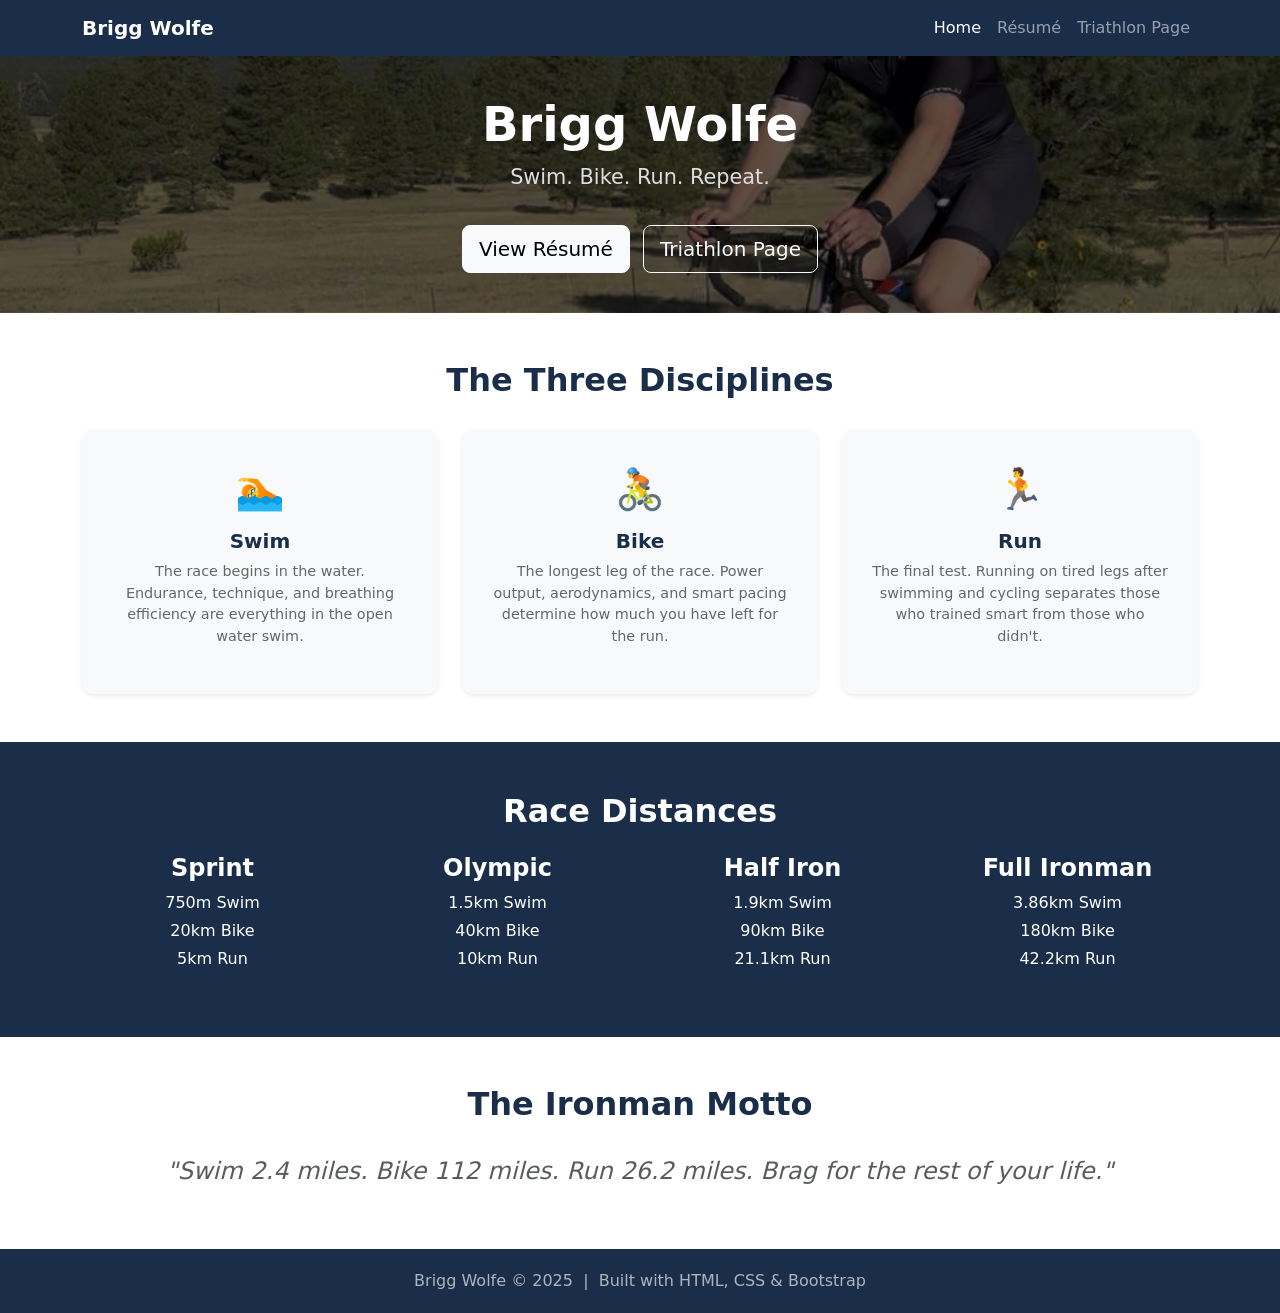
<file: index.html>
<!DOCTYPE html>
<html lang="en">
<head>
  <meta charset="UTF-8">
  <meta name="viewport" content="width=device-width, initial-scale=1">
  <title>Brigg Wolfe</title>
  <link href="https://cdn.jsdelivr.net/npm/bootstrap@5.3.0/dist/css/bootstrap.min.css" rel="stylesheet">
  <style>
   .hero {
  background: linear-gradient(rgba(0,0,0,0.6), rgba(0,0,0,0.6)),
    url('bike.jpg');
  background-size: 100% auto;
  background-position: center;
  background-repeat: no-repeat;
  color: white;
  padding: 40px 0;
  text-align: center;
  width: 100%;
}
    .hero h1 {
      font-size: 3rem;
      font-weight: 700;
    }
    .hero p {
      font-size: 1.3rem;
      color: #ddd;
    }
    .stat-card {
      border: none;
      border-radius: 12px;
      padding: 30px;
      text-align: center;
      background-color: #f8f9fa;
    }
    .stat-card .icon {
      font-size: 2.5rem;
      margin-bottom: 10px;
    }
    .stat-card h5 {
      font-weight: 700;
      color: #1a2e4a;
    }
    .stat-card p {
      color: #666;
      font-size: 0.9rem;
    }
    .section-title {
      color: #1a2e4a;
      font-weight: 700;
      margin-bottom: 30px;
    }
    footer {
      background-color: #1a2e4a;
      color: #adb5bd;
      text-align: center;
      padding: 20px;
      margin-top: 60px;
    }
  </style>
</head>
<body>

  <!-- Navbar -->
  <nav class="navbar navbar-expand-lg navbar-dark" style="background-color: #1a2e4a;">
    <div class="container">
      <a class="navbar-brand fw-bold" href="index.html">Brigg Wolfe</a>
      <button class="navbar-toggler" type="button" data-bs-toggle="collapse" data-bs-target="#navbarNav">
        <span class="navbar-toggler-icon"></span>
      </button>
      <div class="collapse navbar-collapse" id="navbarNav">
        <ul class="navbar-nav ms-auto">
          <li class="nav-item"><a class="nav-link active" href="index.html">Home</a></li>
          <li class="nav-item"><a class="nav-link" href="resume.html">Résumé</a></li>
          <li class="nav-item"><a class="nav-link" href="scratch.html">Triathlon Page</a></li>
        </ul>
      </div>
    </div>
  </nav>

  <!-- Hero Section -->
  <div class="hero">
    <div class="container">
      <h1>Brigg Wolfe</h1>
      <p>Swim. Bike. Run. Repeat.</p>
      <a href="resume.html" class="btn btn-light btn-lg mt-3 me-2">View Résumé</a>
      <a href="scratch.html" class="btn btn-outline-light btn-lg mt-3">Triathlon Page</a>
    </div>
  </div>

  <!-- Three Disciplines -->
  <div class="container my-5">
    <h2 class="text-center section-title">The Three Disciplines</h2>
    <div class="row g-4">
      <div class="col-md-4">
        <div class="stat-card shadow-sm">
          <div class="icon">🏊</div>
          <h5>Swim</h5>
          <p>The race begins in the water. Endurance, technique, and breathing efficiency are everything in the open water swim.</p>
        </div>
      </div>
      <div class="col-md-4">
        <div class="stat-card shadow-sm">
          <div class="icon">🚴</div>
          <h5>Bike</h5>
          <p>The longest leg of the race. Power output, aerodynamics, and smart pacing determine how much you have left for the run.</p>
        </div>
      </div>
      <div class="col-md-4">
        <div class="stat-card shadow-sm">
          <div class="icon">🏃</div>
          <h5>Run</h5>
          <p>The final test. Running on tired legs after swimming and cycling separates those who trained smart from those who didn't.</p>
        </div>
      </div>
    </div>
  </div>

  <!-- Race Distances -->
  <div style="background-color: #1a2e4a; color: white; padding: 50px 0;">
    <div class="container">
      <h2 class="text-center mb-4" style="font-weight:700;">Race Distances</h2>
      <div class="row text-center g-4">
        <div class="col-6 col-md-3">
          <h4 class="fw-bold">Sprint</h4>
          <p class="mb-1">750m Swim</p>
          <p class="mb-1">20km Bike</p>
          <p>5km Run</p>
        </div>
        <div class="col-6 col-md-3">
          <h4 class="fw-bold">Olympic</h4>
          <p class="mb-1">1.5km Swim</p>
          <p class="mb-1">40km Bike</p>
          <p>10km Run</p>
        </div>
        <div class="col-6 col-md-3">
          <h4 class="fw-bold">Half Iron</h4>
          <p class="mb-1">1.9km Swim</p>
          <p class="mb-1">90km Bike</p>
          <p>21.1km Run</p>
        </div>
        <div class="col-6 col-md-3">
          <h4 class="fw-bold">Full Ironman</h4>
          <p class="mb-1">3.86km Swim</p>
          <p class="mb-1">180km Bike</p>
          <p>42.2km Run</p>
        </div>
      </div>
    </div>
  </div>

  <!-- Quote -->
  <div class="container my-5 text-center">
    <h2 class="section-title">The Ironman Motto</h2>
    <blockquote class="blockquote">
      <p class="fs-4 fst-italic text-muted">"Swim 2.4 miles. Bike 112 miles. Run 26.2 miles. Brag for the rest of your life."</p>
    </blockquote>
  </div>

  <!-- Footer -->
  <footer>
    <p class="mb-0">Brigg Wolfe &copy; 2025 &nbsp;|&nbsp; Built with HTML, CSS & Bootstrap</p>
  </footer>

  <script src="https://cdn.jsdelivr.net/npm/bootstrap@5.3.0/dist/js/bootstrap.bundle.min.js"></script>
</body>
</html>
</file>
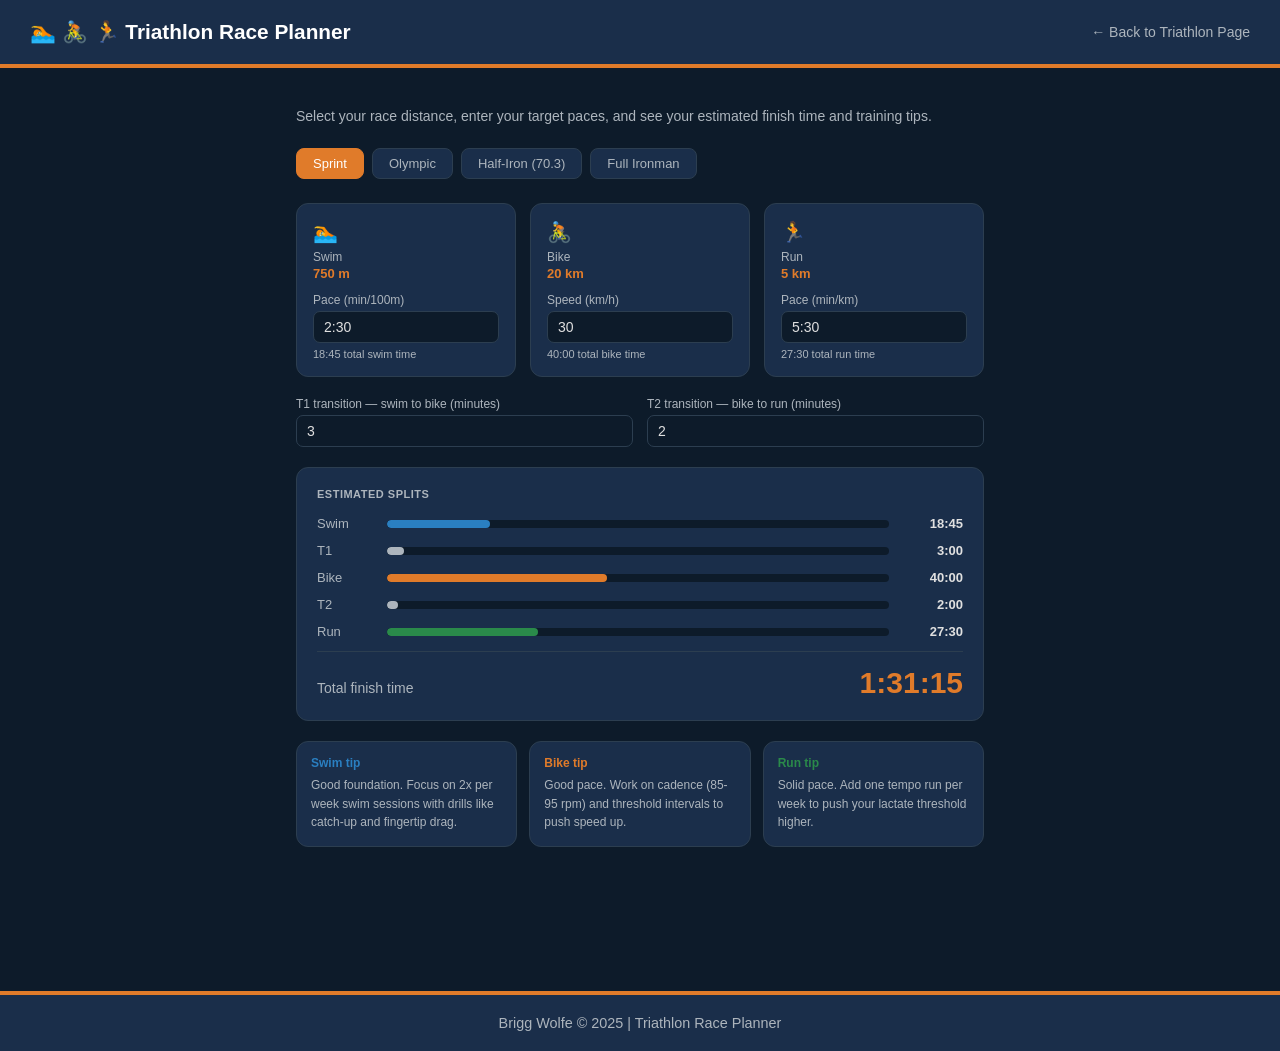
<file: app.html>
<!DOCTYPE html>
<html lang="en">
<head>
  <meta charset="UTF-8">
  <meta name="viewport" content="width=device-width, initial-scale=1">
  <title>Triathlon Race Planner | Brigg Wolfe</title>
  <style>
    * { box-sizing: border-box; margin: 0; padding: 0; }
    body { font-family: 'Segoe UI', Arial, sans-serif; background: #0d1b2a; color: #e0e0e0; }

    header {
      background: #1a2e4a;
      color: white;
      padding: 20px 30px;
      display: flex;
      align-items: center;
      justify-content: space-between;
      border-bottom: 4px solid #e07b2a;
    }
    header h1 { font-size: 1.3rem; font-weight: 600; }
    header a { color: #adb5bd; font-size: 14px; text-decoration: none; }
    header a:hover { color: white; }

    .wrap { max-width: 720px; margin: 40px auto; padding: 0 16px 60px; }
    .subtitle { font-size: 14px; color: #adb5bd; margin-bottom: 24px; }

    .distance-tabs { display: flex; gap: 8px; margin-bottom: 24px; flex-wrap: wrap; }
    .dtab {
      padding: 7px 16px;
      border: 1px solid #2c3e50;
      border-radius: 8px;
      font-size: 13px;
      cursor: pointer;
      background: #1a2e4a;
      color: #adb5bd;
      transition: all 0.15s;
    }
    .dtab.active { background: #e07b2a; color: white; border-color: #e07b2a; }
    .dtab:hover:not(.active) { background: #2c3e50; color: white; }

    .legs-grid { display: grid; grid-template-columns: repeat(3, 1fr); gap: 14px; margin-bottom: 20px; }
    .leg-card {
      background: #1a2e4a;
      border: 1px solid #2c3e50;
      border-radius: 12px;
      padding: 16px;
    }
    .leg-icon { font-size: 20px; margin-bottom: 6px; }
    .leg-label { font-size: 12px; color: #adb5bd; margin-bottom: 2px; }
    .leg-dist { font-size: 13px; font-weight: 600; color: #e07b2a; margin-bottom: 12px; }
    .leg-card label { font-size: 12px; color: #adb5bd; display: block; margin-bottom: 4px; }
    .leg-card input {
      width: 100%;
      padding: 7px 10px;
      border: 1px solid #2c3e50;
      border-radius: 7px;
      font-size: 14px;
      background: #0d1b2a;
      color: #e0e0e0;
    }
    .leg-card input:focus { outline: none; border-color: #e07b2a; }
    .pace-hint { font-size: 11px; color: #adb5bd; margin-top: 5px; }

    .transition-row { display: flex; gap: 14px; margin-bottom: 20px; }
    .t-input-wrap { flex: 1; }
    .t-input-wrap label { font-size: 12px; color: #adb5bd; display: block; margin-bottom: 4px; }
    .t-input-wrap input {
      width: 100%;
      padding: 7px 10px;
      border: 1px solid #2c3e50;
      border-radius: 7px;
      font-size: 14px;
      background: #0d1b2a;
      color: #e0e0e0;
    }

    .results-box {
      background: #1a2e4a;
      border: 1px solid #2c3e50;
      border-radius: 12px;
      padding: 20px;
      margin-bottom: 20px;
    }
    .results-title {
      font-size: 11px;
      font-weight: 600;
      color: #adb5bd;
      text-transform: uppercase;
      letter-spacing: 0.5px;
      margin-bottom: 16px;
    }
    .split-row { display: flex; align-items: center; gap: 10px; margin-bottom: 12px; }
    .split-label { font-size: 13px; color: #adb5bd; width: 60px; }
    .split-bar-wrap { flex: 1; background: #0d1b2a; border-radius: 4px; height: 8px; overflow: hidden; }
    .split-bar { height: 8px; border-radius: 4px; transition: width 0.4s; }
    .split-time { font-size: 13px; font-weight: 600; color: #e0e0e0; width: 64px; text-align: right; }
    .total-row {
      display: flex;
      justify-content: space-between;
      align-items: baseline;
      border-top: 1px solid #2c3e50;
      padding-top: 14px;
      margin-top: 4px;
    }
    .total-label { font-size: 14px; color: #adb5bd; }
    .total-time { font-size: 30px; font-weight: 700; color: #e07b2a; }

    .tips-grid { display: grid; grid-template-columns: repeat(3, 1fr); gap: 12px; margin-bottom: 24px; }
    .tip-card {
      background: #1a2e4a;
      border: 1px solid #2c3e50;
      border-radius: 12px;
      padding: 14px;
    }
    .tip-head { font-size: 12px; font-weight: 600; margin-bottom: 6px; }
    .tip-body { font-size: 12px; color: #adb5bd; line-height: 1.55; }

    footer {
      background-color: #1a2e4a;
      color: #adb5bd;
      text-align: center;
      padding: 20px;
      margin-top: 60px;
      border-top: 4px solid #e07b2a;
      font-size: 0.9rem;
    }

    @media (max-width: 520px) {
      .legs-grid, .tips-grid { grid-template-columns: 1fr; }
      .transition-row { flex-direction: column; }
    }
  </style>
</head>
<body>

  <header>
    <h1>🏊 🚴 🏃 Triathlon Race Planner</h1>
    <a href="scratch.html">← Back to Triathlon Page</a>
  </header>

  <div class="wrap">
    <p class="subtitle">Select your race distance, enter your target paces, and see your estimated finish time and training tips.</p>

    <div class="distance-tabs">
      <button class="dtab active" onclick="setDist('sprint', this)">Sprint</button>
      <button class="dtab" onclick="setDist('olympic', this)">Olympic</button>
      <button class="dtab" onclick="setDist('half', this)">Half-Iron (70.3)</button>
      <button class="dtab" onclick="setDist('full', this)">Full Ironman</button>
    </div>

    <div class="legs-grid">
      <div class="leg-card">
        <div class="leg-icon">🏊</div>
        <div class="leg-label">Swim</div>
        <div class="leg-dist" id="swim-dist">750 m</div>
        <label>Pace (min/100m)</label>
        <input type="text" id="swim-pace" value="2:30" oninput="calc()" placeholder="2:30">
        <div class="pace-hint" id="swim-hint"></div>
      </div>
      <div class="leg-card">
        <div class="leg-icon">🚴</div>
        <div class="leg-label">Bike</div>
        <div class="leg-dist" id="bike-dist">20 km</div>
        <label>Speed (km/h)</label>
        <input type="text" id="bike-speed" value="30" oninput="calc()" placeholder="30">
        <div class="pace-hint" id="bike-hint"></div>
      </div>
      <div class="leg-card">
        <div class="leg-icon">🏃</div>
        <div class="leg-label">Run</div>
        <div class="leg-dist" id="run-dist">5 km</div>
        <label>Pace (min/km)</label>
        <input type="text" id="run-pace" value="5:30" oninput="calc()" placeholder="5:30">
        <div class="pace-hint" id="run-hint"></div>
      </div>
    </div>

    <div class="transition-row">
      <div class="t-input-wrap">
        <label>T1 transition — swim to bike (minutes)</label>
        <input type="number" id="t1" value="3" min="0" max="30" step="1" oninput="calc()">
      </div>
      <div class="t-input-wrap">
        <label>T2 transition — bike to run (minutes)</label>
        <input type="number" id="t2" value="2" min="0" max="30" step="1" oninput="calc()">
      </div>
    </div>

    <div class="results-box">
      <div class="results-title">Estimated splits</div>
      <div class="split-row">
        <span class="split-label">Swim</span>
        <div class="split-bar-wrap"><div class="split-bar" id="bar-swim" style="background:#2a7fc1;width:0%"></div></div>
        <span class="split-time" id="t-swim">--:--</span>
      </div>
      <div class="split-row">
        <span class="split-label">T1</span>
        <div class="split-bar-wrap"><div class="split-bar" id="bar-t1" style="background:#adb5bd;width:0%"></div></div>
        <span class="split-time" id="t-t1">--:--</span>
      </div>
      <div class="split-row">
        <span class="split-label">Bike</span>
        <div class="split-bar-wrap"><div class="split-bar" id="bar-bike" style="background:#e07b2a;width:0%"></div></div>
        <span class="split-time" id="t-bike">--:--</span>
      </div>
      <div class="split-row">
        <span class="split-label">T2</span>
        <div class="split-bar-wrap"><div class="split-bar" id="bar-t2" style="background:#adb5bd;width:0%"></div></div>
        <span class="split-time" id="t-t2">--:--</span>
      </div>
      <div class="split-row">
        <span class="split-label">Run</span>
        <div class="split-bar-wrap"><div class="split-bar" id="bar-run" style="background:#2a8a4a;width:0%"></div></div>
        <span class="split-time" id="t-run">--:--</span>
      </div>
      <div class="total-row">
        <span class="total-label">Total finish time</span>
        <span class="total-time" id="t-total">--:--:--</span>
      </div>
    </div>

    <div class="tips-grid">
      <div class="tip-card">
        <div class="tip-head" style="color:#2a7fc1">Swim tip</div>
        <div class="tip-body" id="tip-swim">Enter your swim pace to get a tip.</div>
      </div>
      <div class="tip-card">
        <div class="tip-head" style="color:#e07b2a">Bike tip</div>
        <div class="tip-body" id="tip-bike">Enter your bike speed to get a tip.</div>
      </div>
      <div class="tip-card">
        <div class="tip-head" style="color:#2a8a4a">Run tip</div>
        <div class="tip-body" id="tip-run">Enter your run pace to get a tip.</div>
      </div>
    </div>
  </div>

  <footer>
    <p>Brigg Wolfe &copy; 2025 | Triathlon Race Planner</p>
  </footer>

  <script>
    const distances = {
      sprint:  { swim: 0.75,  bike: 20,  run: 5    },
      olympic: { swim: 1.5,   bike: 40,  run: 10   },
      half:    { swim: 1.93,  bike: 90,  run: 21.1 },
      full:    { swim: 3.86,  bike: 180, run: 42.2 }
    };
    const distLabels = {
      sprint:  { swim: '750 m',    bike: '20 km',  run: '5 km'    },
      olympic: { swim: '1,500 m',  bike: '40 km',  run: '10 km'   },
      half:    { swim: '1,930 m',  bike: '90 km',  run: '21.1 km' },
      full:    { swim: '3,860 m',  bike: '180 km', run: '42.2 km' }
    };
    let currentDist = 'sprint';

    function setDist(d, btn) {
      currentDist = d;
      document.querySelectorAll('.dtab').forEach(b => b.classList.remove('active'));
      btn.classList.add('active');
      const lbl = distLabels[d];
      document.getElementById('swim-dist').textContent = lbl.swim;
      document.getElementById('bike-dist').textContent = lbl.bike;
      document.getElementById('run-dist').textContent = lbl.run;
      calc();
    }

    function parsePace(str) {
      const parts = str.trim().split(':');
      if (parts.length === 2) {
        const m = parseFloat(parts[0]);
        const s = parseFloat(parts[1]);
        if (!isNaN(m) && !isNaN(s)) return m + s / 60;
      }
      const v = parseFloat(str);
      return isNaN(v) ? null : v;
    }

    function fmtTime(mins) {
      const m = Math.floor(mins);
      const s = Math.round((mins - m) * 60);
      return m + ':' + String(s).padStart(2, '0');
    }

    function fmtHMS(totalMins) {
      const h = Math.floor(totalMins / 60);
      const m = Math.floor(totalMins % 60);
      const s = Math.round((totalMins % 1) * 60);
      return h + ':' + String(m).padStart(2, '0') + ':' + String(s).padStart(2, '0');
    }

    function setBar(id, pct) {
      document.getElementById(id).style.width = Math.min(100, Math.max(2, pct)) + '%';
    }

    function swimTip(p) {
      if (p < 1.5) return 'Elite pace! Focus on maintaining form and breathing rhythm across the full distance.';
      if (p < 2.0) return 'Strong swimmer. Work on bilateral breathing and drafting off other athletes.';
      if (p < 2.5) return 'Solid pace. Try adding pull buoy sets to improve stroke efficiency.';
      if (p < 3.5) return 'Good foundation. Focus on 2x per week swim sessions with drills like catch-up and fingertip drag.';
      return 'Keep it up! Consistent swim practice 2-3x/week will yield fast gains. Consider a masters swim group.';
    }

    function bikeTip(kmh) {
      if (kmh > 40) return 'Excellent speed! Focus on aero position and power consistency rather than surging.';
      if (kmh > 33) return 'Strong cyclist. Practice nutrition on the bike — calories in equals energy for the run.';
      if (kmh > 27) return 'Good pace. Work on cadence (85-95 rpm) and threshold intervals to push speed up.';
      if (kmh > 20) return 'Building base. Long endurance rides on weekends plus 1 interval session will improve quickly.';
      return 'Every ride counts. Aim for 3x/week cycling and gradually increase distance before adding intensity.';
    }

    function runTip(p) {
      if (p < 4.0) return 'Fast runner! Focus on brick workouts (bike-to-run) to nail race-day transitions.';
      if (p < 5.0) return 'Strong pace. Practice negative splits — start slightly slower and finish strong.';
      if (p < 6.0) return 'Solid pace. Add one tempo run per week to push your lactate threshold higher.';
      if (p < 7.5) return 'Good base. Build weekly mileage by 10% per week and include brick workouts.';
      return 'Stay consistent! Run 3x/week and focus on easy aerobic effort — speed comes with base mileage.';
    }

    function calc() {
      const d = distances[currentDist];
      const swimPace  = parsePace(document.getElementById('swim-pace').value);
      const bikeSpeed = parsePace(document.getElementById('bike-speed').value);
      const runPace   = parsePace(document.getElementById('run-pace').value);
      const t1 = parseFloat(document.getElementById('t1').value) || 0;
      const t2 = parseFloat(document.getElementById('t2').value) || 0;

      const swimMins = swimPace ? (d.swim * 1000 / 100) * swimPace : null;
      const bikeMins = (bikeSpeed && bikeSpeed > 0) ? (d.bike / bikeSpeed) * 60 : null;
      const runMins  = runPace ? d.run * runPace : null;

      const valid = swimMins !== null && bikeMins !== null && runMins !== null;
      const total = valid ? swimMins + t1 + bikeMins + t2 + runMins : null;

      document.getElementById('t-swim').textContent  = swimMins ? fmtTime(swimMins) : '--:--';
      document.getElementById('t-t1').textContent    = fmtTime(t1);
      document.getElementById('t-t2').textContent    = fmtTime(t2);
      document.getElementById('t-bike').textContent  = bikeMins ? fmtTime(bikeMins) : '--:--';
      document.getElementById('t-run').textContent   = runMins  ? fmtTime(runMins)  : '--:--';
      document.getElementById('t-total').textContent = total    ? fmtHMS(total)     : '--:--:--';

      if (total) {
        setBar('bar-swim', (swimMins / total) * 100);
        setBar('bar-t1',   (t1 / total) * 100);
        setBar('bar-bike', (bikeMins / total) * 100);
        setBar('bar-t2',   (t2 / total) * 100);
        setBar('bar-run',  (runMins / total) * 100);
      }

      if (swimPace) {
        document.getElementById('swim-hint').textContent = fmtTime(swimMins) + ' total swim time';
        document.getElementById('tip-swim').textContent  = swimTip(swimPace);
      }
      if (bikeSpeed) {
        document.getElementById('bike-hint').textContent = fmtTime(bikeMins) + ' total bike time';
        document.getElementById('tip-bike').textContent  = bikeTip(bikeSpeed);
      }
      if (runPace) {
        document.getElementById('run-hint').textContent = fmtTime(runMins) + ' total run time';
        document.getElementById('tip-run').textContent  = runTip(runPace);
      }
    }

    calc();
  </script>

</body>
</html>
</file>
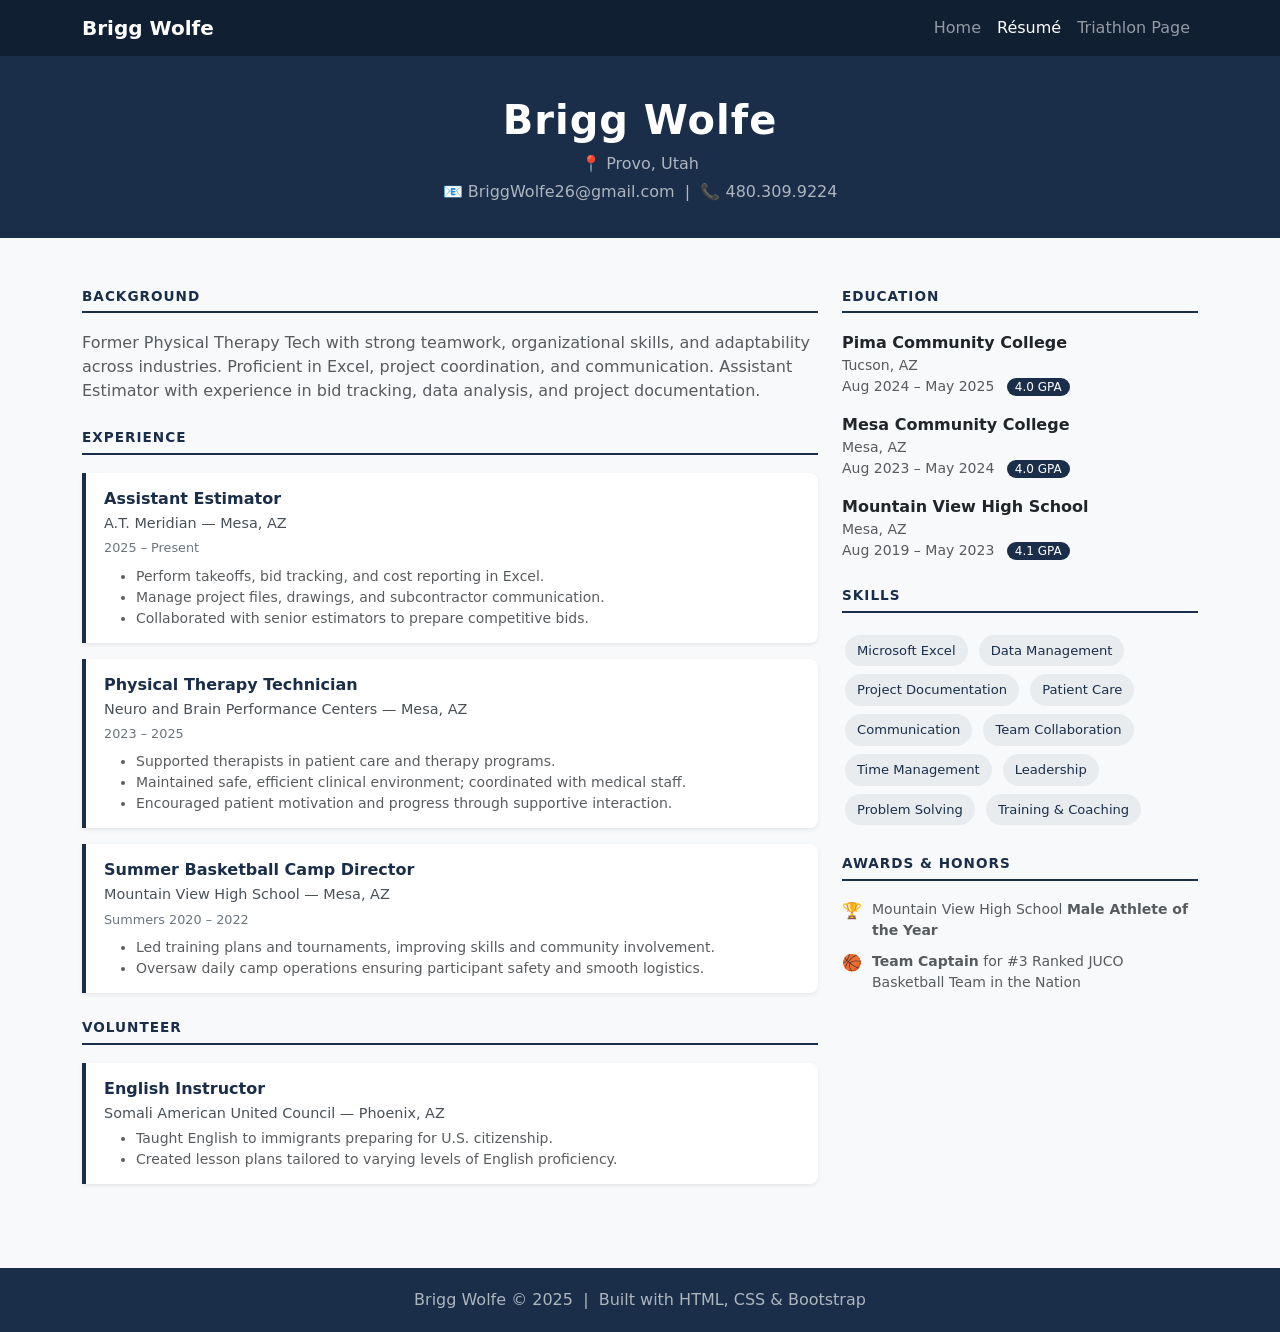
<file: resume.html>
<!DOCTYPE html>
<html lang="en">
<head>
  <meta charset="UTF-8">
  <meta name="viewport" content="width=device-width, initial-scale=1">
  <title>Brigg Wolfe | Résumé</title>
  <link href="https://cdn.jsdelivr.net/npm/bootstrap@5.3.0/dist/css/bootstrap.min.css" rel="stylesheet">
  <style>
    body {
      background-color: #f8f9fa;
    }
    .resume-header {
      background-color: #1a2e4a;
      color: white;
      padding: 40px 0 30px;
    }
    .resume-header h1 {
      font-size: 2.5rem;
      font-weight: 700;
      letter-spacing: 1px;
    }
    .resume-header p {
      color: #adb5bd;
      margin-bottom: 4px;
    }
    .section-title {
      color: #1a2e4a;
      font-weight: 700;
      text-transform: uppercase;
      letter-spacing: 1px;
      font-size: 0.85rem;
      border-bottom: 2px solid #1a2e4a;
      padding-bottom: 5px;
      margin-bottom: 18px;
    }
    .card {
      border: none;
      border-left: 4px solid #1a2e4a;
      border-radius: 0 8px 8px 0;
      margin-bottom: 16px;
    }
    .card-body {
      padding: 14px 18px;
    }
    .job-title {
      font-weight: 600;
      font-size: 1rem;
      color: #1a2e4a;
      margin-bottom: 2px;
    }
    .job-company {
      color: #495057;
      font-size: 0.9rem;
      margin-bottom: 4px;
    }
    .job-date {
      font-size: 0.8rem;
      color: #6c757d;
      margin-bottom: 8px;
    }
    .skill-badge {
      background-color: #e9ecef;
      color: #1a2e4a;
      font-size: 0.82rem;
      font-weight: 500;
      padding: 6px 12px;
      border-radius: 20px;
      display: inline-block;
      margin: 4px 3px;
    }
    .award-item {
      display: flex;
      align-items: flex-start;
      gap: 10px;
      margin-bottom: 10px;
    }
    .gpa-badge {
      background-color: #1a2e4a;
      color: white;
      font-size: 0.75rem;
      padding: 2px 8px;
      border-radius: 10px;
      margin-left: 8px;
      vertical-align: middle;
    }
    footer {
      background-color: #1a2e4a;
      color: #adb5bd;
      text-align: center;
      padding: 20px;
      margin-top: 60px;
    }
  </style>
</head>
<body>

  <!-- Navbar -->
  <nav class="navbar navbar-expand-lg navbar-dark" style="background-color: #111f33;">
    <div class="container">
      <a class="navbar-brand fw-bold" href="index.html">Brigg Wolfe</a>
      <button class="navbar-toggler" type="button" data-bs-toggle="collapse" data-bs-target="#navbarNav">
        <span class="navbar-toggler-icon"></span>
      </button>
      <div class="collapse navbar-collapse" id="navbarNav">
        <ul class="navbar-nav ms-auto">
          <li class="nav-item"><a class="nav-link" href="index.html">Home</a></li>
          <li class="nav-item"><a class="nav-link active" href="resume.html">Résumé</a></li>
          <li class="nav-item"><a class="nav-link" href="scratch.html">Triathlon Page</a></li>
        </ul>
      </div>
    </div>
  </nav>

  <!-- Header -->
  <div class="resume-header text-center">
    <div class="container">
      <h1>Brigg Wolfe</h1>
      <p>📍 Provo, Utah</p>
      <p>📧 BriggWolfe26@gmail.com &nbsp;|&nbsp; 📞 480.309.9224</p>
    </div>
  </div>

  <!-- Main Content -->
  <div class="container my-5">
    <div class="row g-4">

      <!-- Left Column -->
      <div class="col-lg-8">

        <!-- Background -->
        <div class="mb-4">
          <div class="section-title">Background</div>
          <p class="text-muted">
            Former Physical Therapy Tech with strong teamwork, organizational skills, and adaptability across industries.
            Proficient in Excel, project coordination, and communication. Assistant Estimator with experience in
            bid tracking, data analysis, and project documentation.
          </p>
        </div>

        <!-- Experience -->
        <div class="mb-4">
          <div class="section-title">Experience</div>

          <div class="card shadow-sm">
            <div class="card-body">
              <div class="job-title">Assistant Estimator</div>
              <div class="job-company">A.T. Meridian &mdash; Mesa, AZ</div>
              <div class="job-date">2025 – Present</div>
              <ul class="mb-0 text-muted small">
                <li>Perform takeoffs, bid tracking, and cost reporting in Excel.</li>
                <li>Manage project files, drawings, and subcontractor communication.</li>
                <li>Collaborated with senior estimators to prepare competitive bids.</li>
              </ul>
            </div>
          </div>

          <div class="card shadow-sm">
            <div class="card-body">
              <div class="job-title">Physical Therapy Technician</div>
              <div class="job-company">Neuro and Brain Performance Centers &mdash; Mesa, AZ</div>
              <div class="job-date">2023 – 2025</div>
              <ul class="mb-0 text-muted small">
                <li>Supported therapists in patient care and therapy programs.</li>
                <li>Maintained safe, efficient clinical environment; coordinated with medical staff.</li>
                <li>Encouraged patient motivation and progress through supportive interaction.</li>
              </ul>
            </div>
          </div>

          <div class="card shadow-sm">
            <div class="card-body">
              <div class="job-title">Summer Basketball Camp Director</div>
              <div class="job-company">Mountain View High School &mdash; Mesa, AZ</div>
              <div class="job-date">Summers 2020 – 2022</div>
              <ul class="mb-0 text-muted small">
                <li>Led training plans and tournaments, improving skills and community involvement.</li>
                <li>Oversaw daily camp operations ensuring participant safety and smooth logistics.</li>
              </ul>
            </div>
          </div>
        </div>

        <!-- Volunteer -->
        <div class="mb-4">
          <div class="section-title">Volunteer</div>
          <div class="card shadow-sm">
            <div class="card-body">
              <div class="job-title">English Instructor</div>
              <div class="job-company">Somali American United Council &mdash; Phoenix, AZ</div>
              <ul class="mb-0 text-muted small">
                <li>Taught English to immigrants preparing for U.S. citizenship.</li>
                <li>Created lesson plans tailored to varying levels of English proficiency.</li>
              </ul>
            </div>
          </div>
        </div>

      </div>

      <!-- Right Column -->
      <div class="col-lg-4">

        <!-- Education -->
        <div class="mb-4">
          <div class="section-title">Education</div>

          <div class="mb-3">
            <div class="fw-semibold">Pima Community College</div>
            <div class="text-muted small">Tucson, AZ</div>
            <div class="text-muted small">Aug 2024 – May 2025
              <span class="gpa-badge">4.0 GPA</span>
            </div>
          </div>

          <div class="mb-3">
            <div class="fw-semibold">Mesa Community College</div>
            <div class="text-muted small">Mesa, AZ</div>
            <div class="text-muted small">Aug 2023 – May 2024
              <span class="gpa-badge">4.0 GPA</span>
            </div>
          </div>

          <div class="mb-3">
            <div class="fw-semibold">Mountain View High School</div>
            <div class="text-muted small">Mesa, AZ</div>
            <div class="text-muted small">Aug 2019 – May 2023
              <span class="gpa-badge">4.1 GPA</span>
            </div>
          </div>
        </div>

        <!-- Skills -->
        <div class="mb-4">
          <div class="section-title">Skills</div>
          <div>
            <span class="skill-badge">Microsoft Excel</span>
            <span class="skill-badge">Data Management</span>
            <span class="skill-badge">Project Documentation</span>
            <span class="skill-badge">Patient Care</span>
            <span class="skill-badge">Communication</span>
            <span class="skill-badge">Team Collaboration</span>
            <span class="skill-badge">Time Management</span>
            <span class="skill-badge">Leadership</span>
            <span class="skill-badge">Problem Solving</span>
            <span class="skill-badge">Training &amp; Coaching</span>
          </div>
        </div>

        <!-- Awards -->
        <div class="mb-4">
          <div class="section-title">Awards &amp; Honors</div>
          <div class="award-item">
            <span>🏆</span>
            <span class="text-muted small">Mountain View High School <strong>Male Athlete of the Year</strong></span>
          </div>
          <div class="award-item">
            <span>🏀</span>
            <span class="text-muted small"><strong>Team Captain</strong> for #3 Ranked JUCO Basketball Team in the Nation</span>
          </div>
        </div>

      </div>
    </div>
  </div>

  <footer>
    <p class="mb-0">Brigg Wolfe &copy; 2025 &nbsp;|&nbsp; Built with HTML, CSS & Bootstrap</p>
  </footer>

  <script src="https://cdn.jsdelivr.net/npm/bootstrap@5.3.0/dist/js/bootstrap.bundle.min.js"></script>
</body>
</html>
</file>
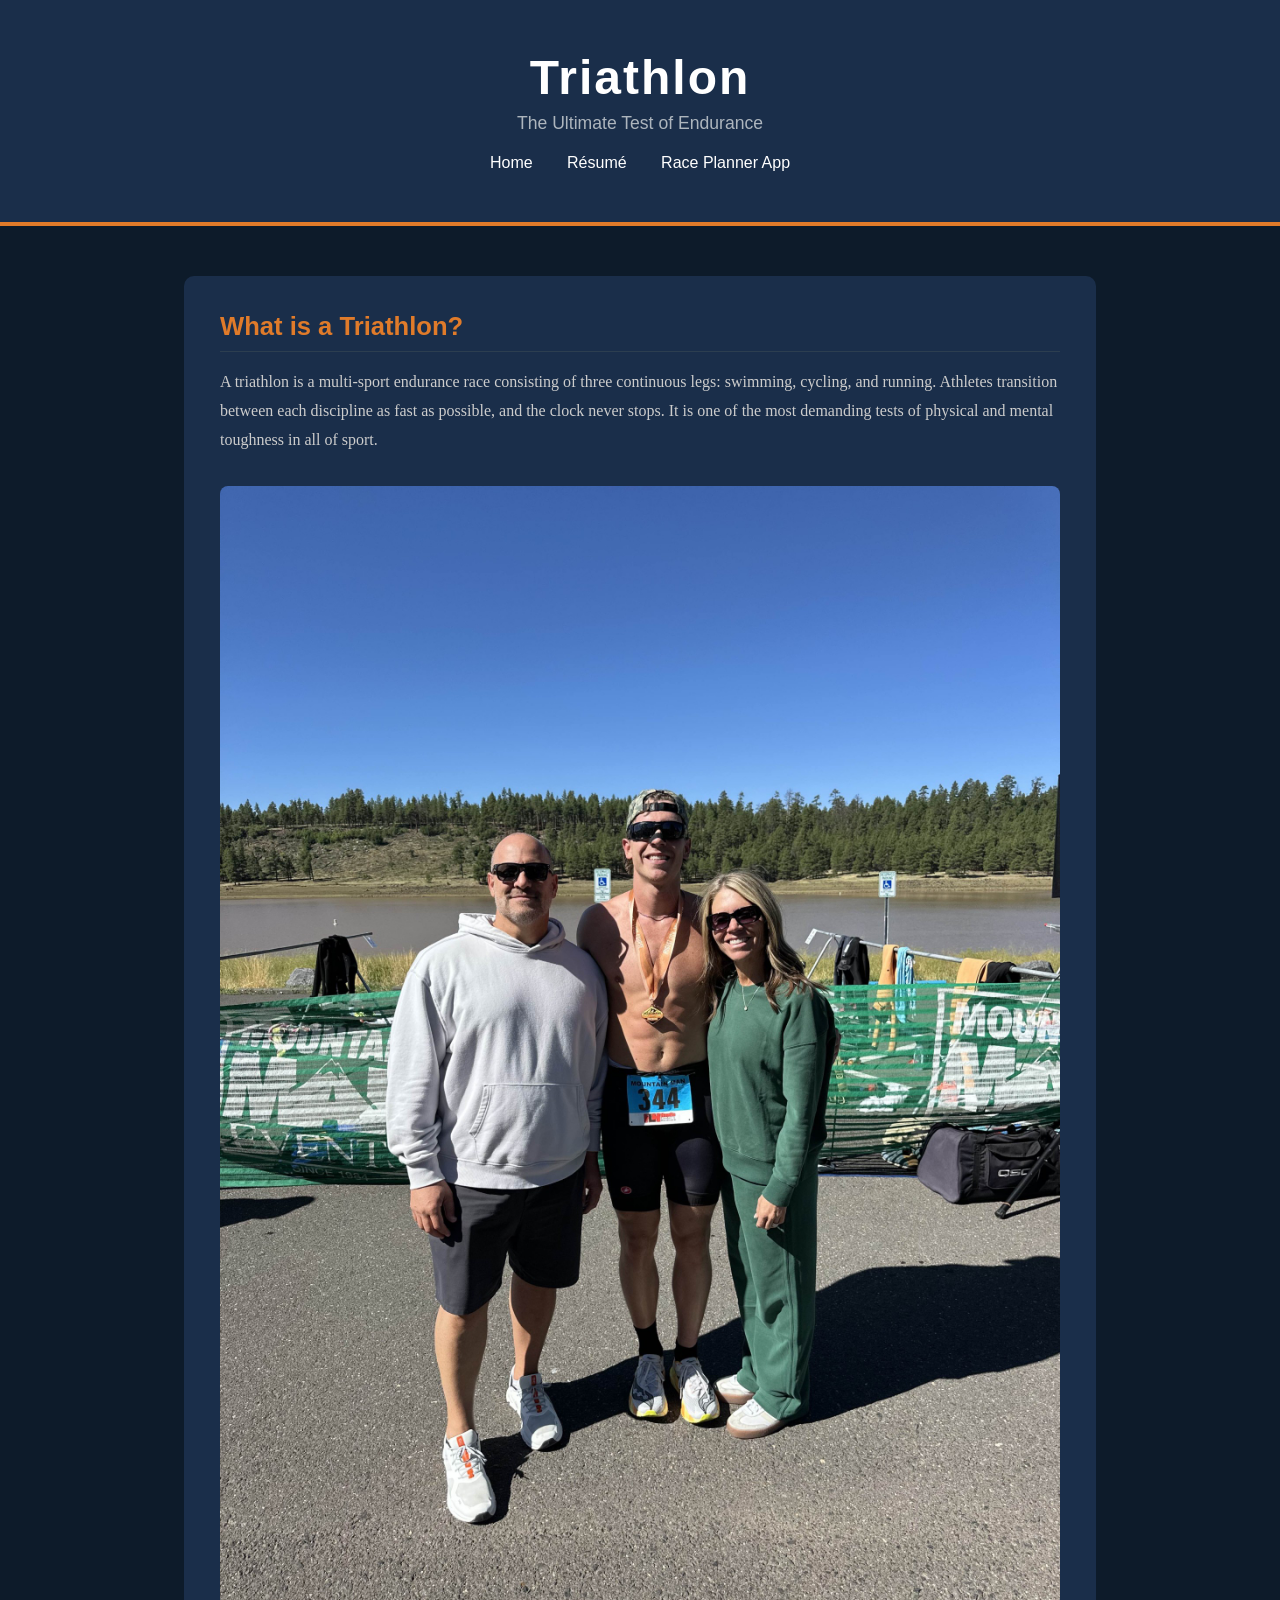
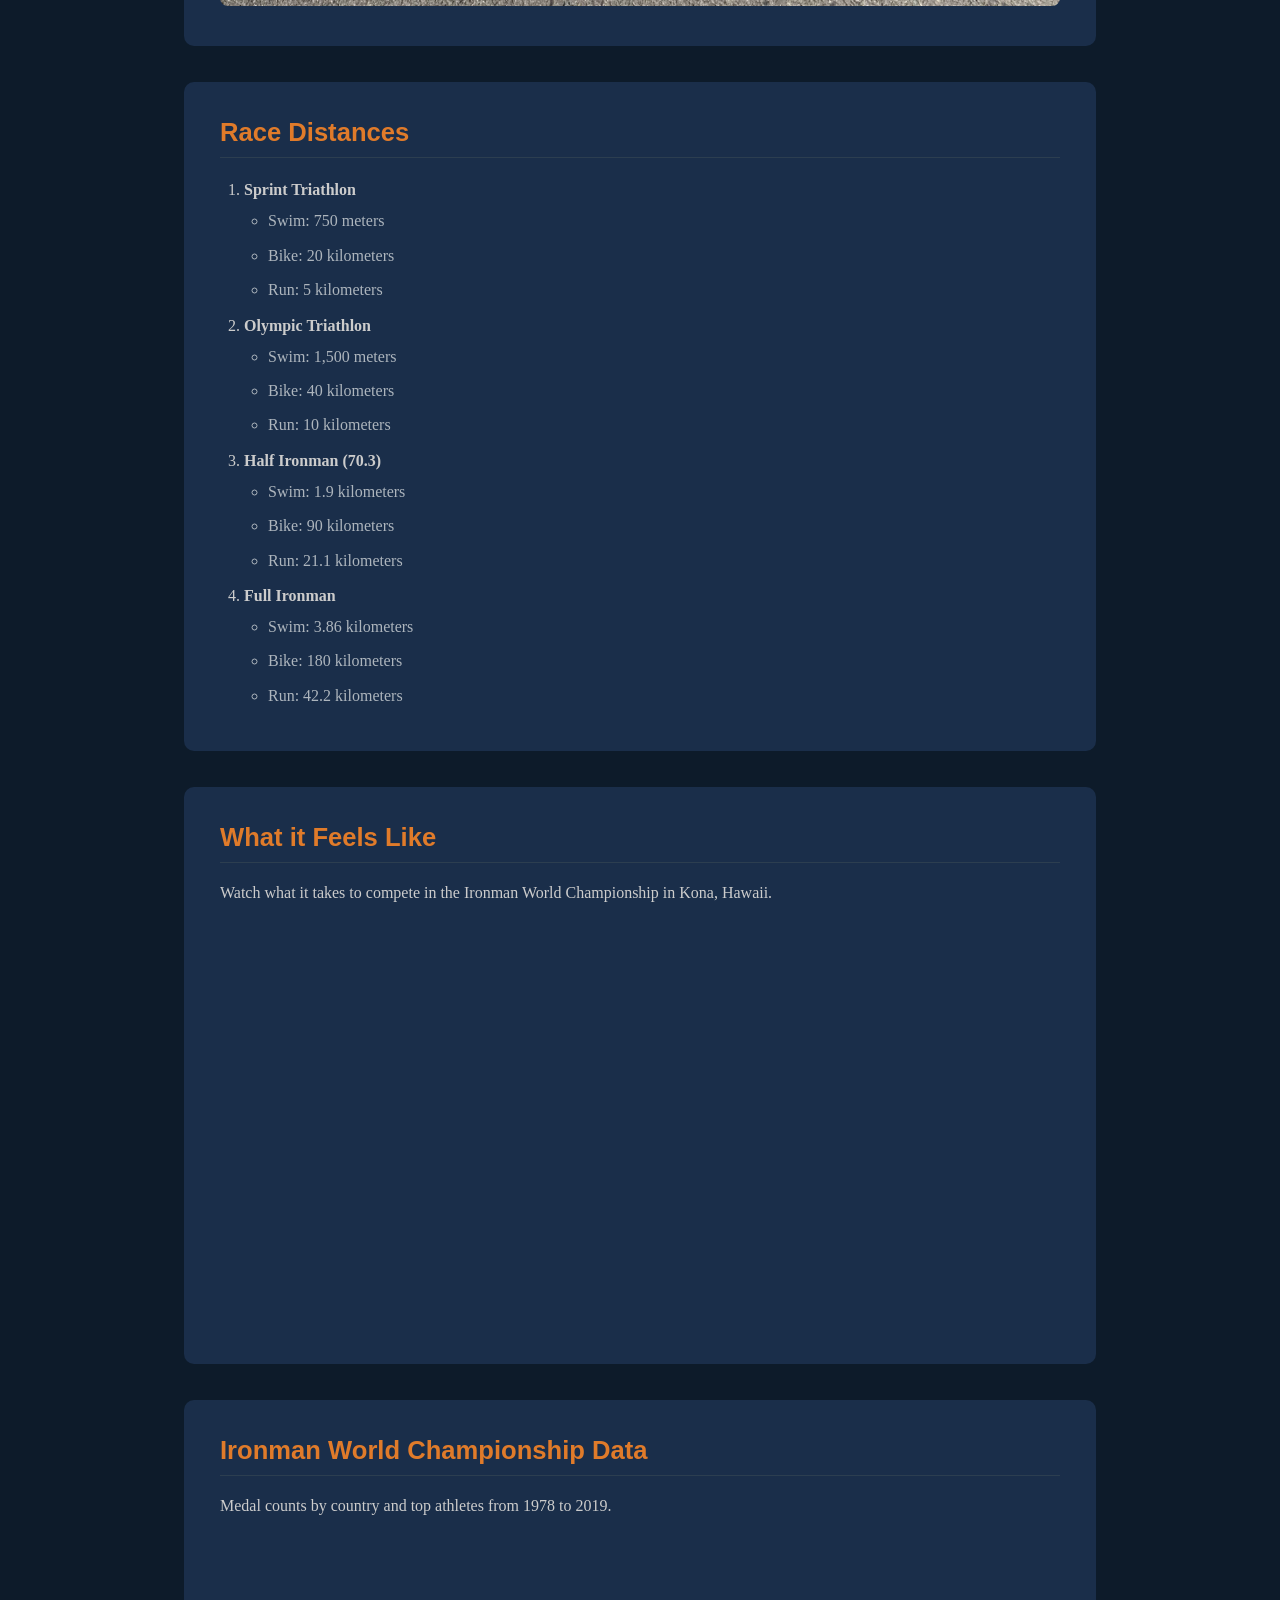
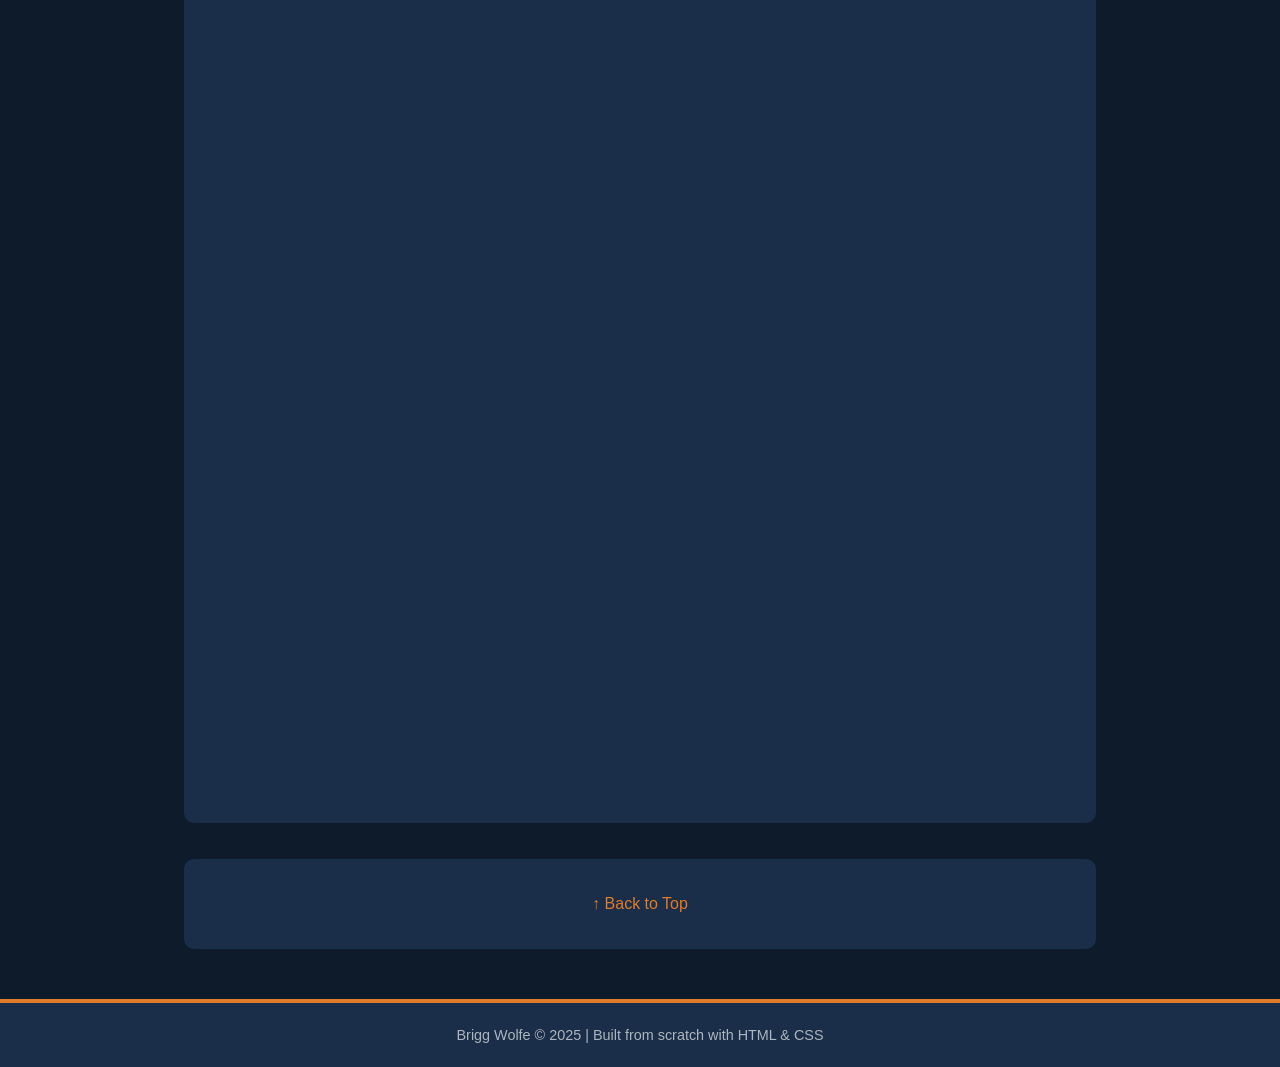
<file: scratch.html>
<!DOCTYPE html>
<html lang="en">
<head>
  <meta charset="UTF-8">
  <meta name="viewport" content="width=device-width, initial-scale=1">
  <title>Triathlon | Brigg Wolfe</title>
  <link rel="stylesheet" href="scratch-style.css">
</head>
<body>

  <!-- On-page anchor target -->
  <div id="top"></div>

  <!-- Header -->
  <div id="header-div">
    <h1>Triathlon</h1>
    <p>The Ultimate Test of Endurance</p>
    <nav>
      <a href="index.html">Home</a>
      <a href="resume.html">Résumé</a>
      <a href="app.html">Race Planner App</a>
    </nav>
  </div>

  <!-- Main Content -->
  <div id="content-div">

    <!-- About Section -->
    <div class="section">
      <h2>What is a Triathlon?</h2>
      <p>
        A triathlon is a multi-sport endurance race consisting of three continuous legs:
        swimming, cycling, and running. Athletes transition between each discipline
        as fast as possible, and the clock never stops. It is one of the most
        demanding tests of physical and mental toughness in all of sport.
      </p>
     <img src="triathlete_jpg.jpg.jpg" alt="Triathlon race" class="content-img">

    </div>

    <!-- Race Distances - Ordered list with embedded unordered list -->
    <div class="section">
      <h2>Race Distances</h2>
      <ol>
        <li>
          <strong>Sprint Triathlon</strong>
          <ul>
            <li>Swim: 750 meters</li>
            <li>Bike: 20 kilometers</li>
            <li>Run: 5 kilometers</li>
          </ul>
        </li>
        <li>
          <strong>Olympic Triathlon</strong>
          <ul>
            <li>Swim: 1,500 meters</li>
            <li>Bike: 40 kilometers</li>
            <li>Run: 10 kilometers</li>
          </ul>
        </li>
        <li>
          <strong>Half Ironman (70.3)</strong>
          <ul>
            <li>Swim: 1.9 kilometers</li>
            <li>Bike: 90 kilometers</li>
            <li>Run: 21.1 kilometers</li>
          </ul>
        </li>
        <li>
          <strong>Full Ironman</strong>
          <ul>
            <li>Swim: 3.86 kilometers</li>
            <li>Bike: 180 kilometers</li>
            <li>Run: 42.2 kilometers</li>
          </ul>
        </li>
      </ol>
    </div>

    <!-- YouTube Video -->
    <div class="section">
      <h2>What it Feels Like</h2>
      <p>Watch what it takes to compete in the Ironman World Championship in Kona, Hawaii.</p>
      <div class="video-wrap">
        <iframe width="100%" height="400"
 src="https://www.youtube.com/embed/fdvJU4-oHuY"
  title="Ironman World Championship"
  frameborder="0"
  allow="accelerometer; autoplay; clipboard-write; encrypted-media; gyroscope; picture-in-picture"
  allowfullscreen>
</iframe>
      </div>
    </div>

    <!-- Tableau Section -->
   <div class="section">
  <h2>Ironman World Championship Data</h2>
  <p>Medal counts by country and top athletes from 1978 to 2019.</p>
  <div class='tableauPlaceholder' id='viz1776210839415' style='position: relative; width: 100%; height: 850px;'>
    <noscript>
      <a href='#'>
        <img alt='Dashboard 2' src='https://public.tableau.com/static/images/Da/DashboardIronmanchampionships/Dashboard2/1_rss.png' style='border: none; width: 100%;' />
      </a>
    </noscript>
    <object class='tableauViz' style='width:100%; height:850px;'>
      <param name='host_url' value='https%3A%2F%2Fpublic.tableau.com%2F' />
      <param name='embed_code_version' value='3' />
      <param name='site_root' value='' />
      <param name='name' value='DashboardIronmanchampionships/Dashboard2' />
      <param name='tabs' value='no' />
      <param name='toolbar' value='yes' />
      <param name='animate_transition' value='yes' />
      <param name='display_static_image' value='yes' />
      <param name='display_spinner' value='yes' />
    </object>
  </div>
  <script type='text/javascript'>
    var divElement = document.getElementById('viz1776210839415');
    var vizElement = divElement.getElementsByTagName('object')[0];
    vizElement.style.width = '100%';
    vizElement.style.height = '850px';
    var scriptElement = document.createElement('script');
    scriptElement.src = 'https://public.tableau.com/javascripts/api/viz_v1.js';
    vizElement.parentNode.insertBefore(scriptElement, vizElement);
  </script>
</div>

    <!-- Back to top anchor link -->
    <div class="section" style="text-align:center;">
      <a href="#top" class="top-link">↑ Back to Top</a>
    </div>

  </div>

  <!-- Footer -->
  <div id="footer-div">
    <p>Brigg Wolfe &copy; 2025 | Built from scratch with HTML &amp; CSS</p>
  </div>

</body>
</html>
</file>
<file: scratch-style.css>
* {
  margin: 0;
  padding: 0;
  box-sizing: border-box;
}

body {
  background-color: #0d1b2a;
  font-family: 'Georgia', serif;
  color: #e0e0e0;
}

#header-div {
  background-color: #1a2e4a;
  color: white;
  padding: 50px 30px;
  text-align: center;
  font-family: 'Arial', sans-serif;
  border-bottom: 4px solid #e07b2a;
}

#header-div h1 {
  font-size: 3rem;
  font-weight: 700;
  letter-spacing: 2px;
  margin-bottom: 8px;
}

#header-div p {
  font-size: 1.1rem;
  color: #adb5bd;
  margin-bottom: 20px;
}

#header-div nav a {
  color: white;
  text-decoration: none;
  margin: 0 15px;
  font-size: 1rem;
  font-family: 'Arial', sans-serif;
  border-bottom: 2px solid transparent;
  padding-bottom: 4px;
  transition: border-color 0.2s;
}

#header-div nav a:hover {
  border-bottom: 2px solid #e07b2a;
}

#content-div {
  max-width: 960px;
  margin: 50px auto;
  padding: 0 24px;
}

.section {
  background-color: #1a2e4a;
  border-radius: 10px;
  padding: 36px;
  margin-bottom: 36px;
}

.section h2 {
  font-family: 'Arial', sans-serif;
  font-size: 1.6rem;
  color: #e07b2a;
  margin-bottom: 16px;
  border-bottom: 1px solid #2c3e50;
  padding-bottom: 10px;
}

.section p {
  font-size: 1rem;
  line-height: 1.8;
  color: #ccc;
  margin-bottom: 16px;
}

.section ol {
  padding-left: 24px;
  color: #ccc;
  line-height: 2;
}

.section ul {
  padding-left: 24px;
  color: #adb5bd;
  line-height: 1.9;
}

.section li {
  margin-bottom: 4px;
}

.content-img {
  width: 100%;
  border-radius: 8px;
  margin-top: 16px;
}

.video-wrap {
  margin-top: 16px;
  border-radius: 8px;
  overflow: hidden;
}

.top-link {
  color: #e07b2a;
  font-family: 'Arial', sans-serif;
  font-size: 1rem;
  text-decoration: none;
}

.top-link:hover {
  text-decoration: underline;
}

#footer-div {
  background-color: #1a2e4a;
  color: #adb5bd;
  text-align: center;
  padding: 24px;
  font-family: 'Arial', sans-serif;
  font-size: 0.9rem;
  border-top: 4px solid #e07b2a;
}
</file>
